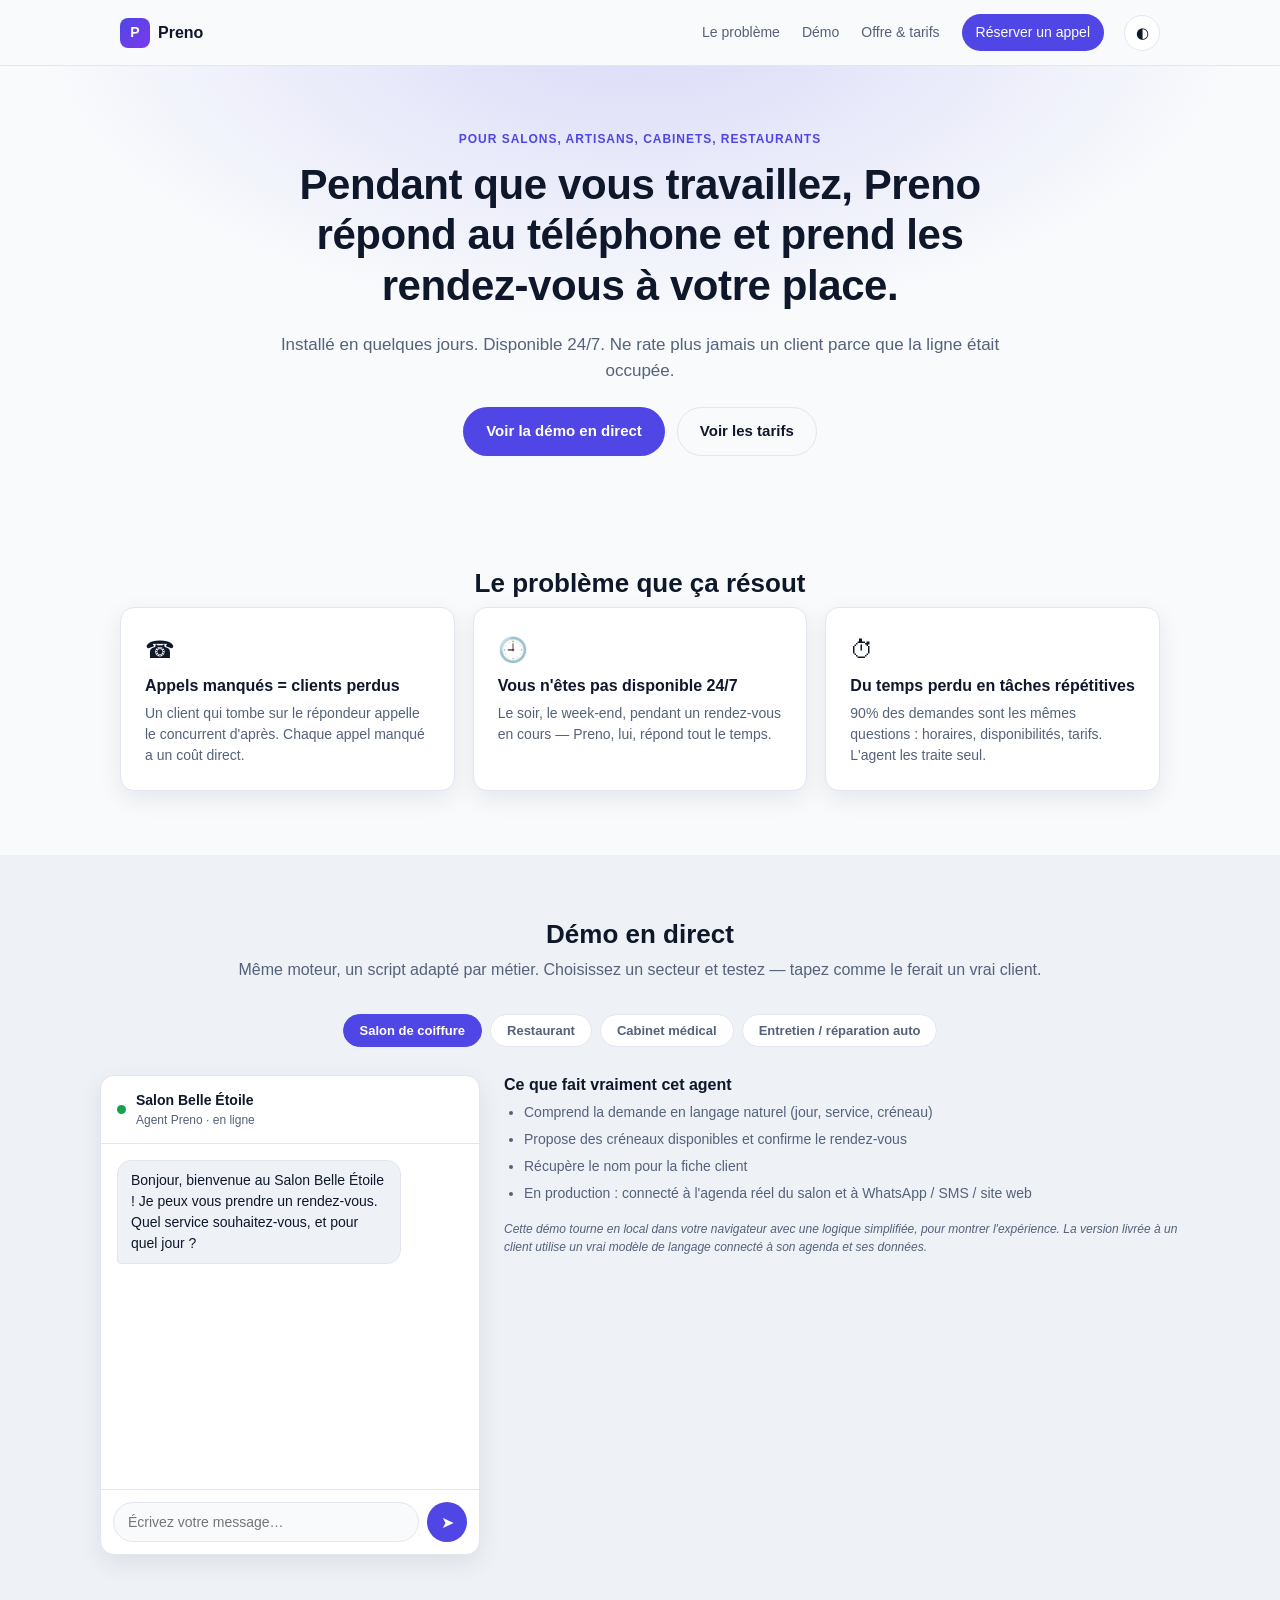
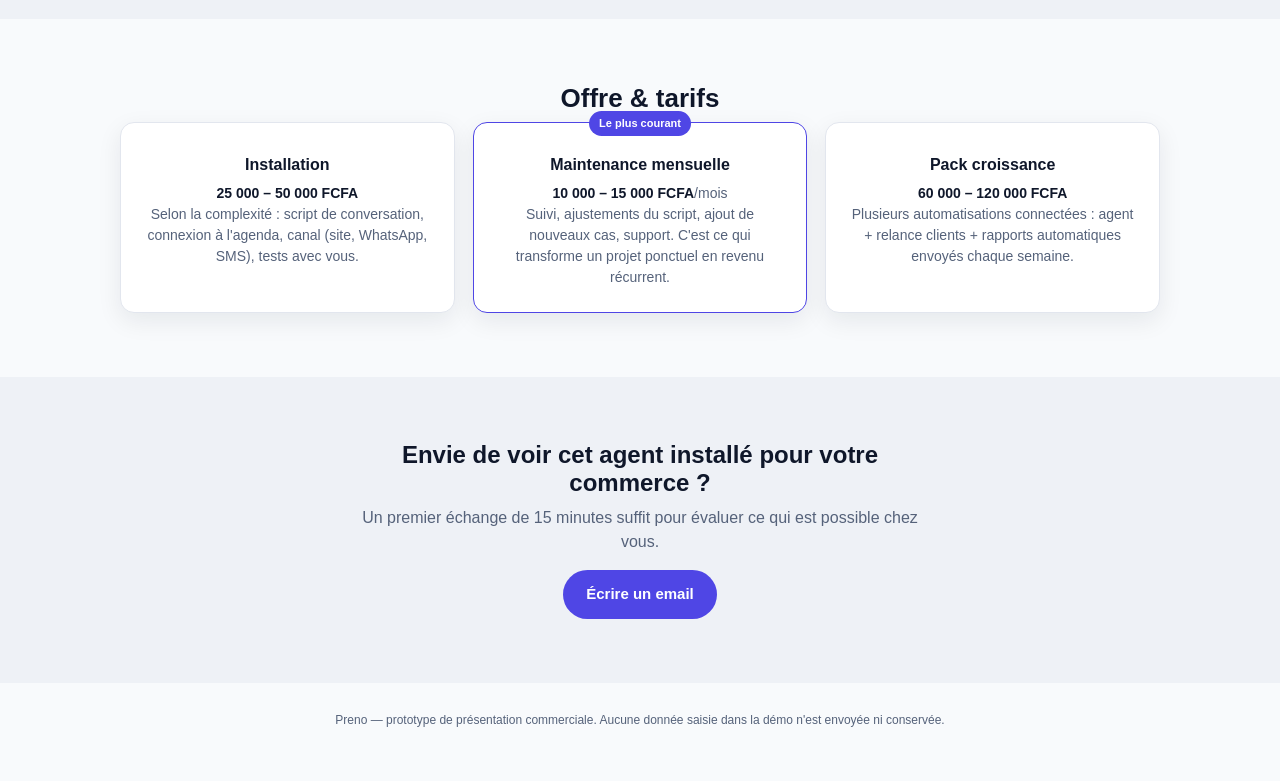
<file: index.html>
<!DOCTYPE html>
<html lang="fr">
<head>
<meta charset="UTF-8">
<meta name="viewport" content="width=device-width, initial-scale=1, viewport-fit=cover">
<title>Preno — L'agent IA qui prend vos rendez-vous à votre place</title>
<meta name="description" content="Preno installe un agent IA qui répond à vos clients 24/7, prend les rendez-vous et qualifie les demandes à votre place. Installation en quelques jours.">
<meta name="theme-color" content="#0f172a">
<link rel="icon" href="data:,">
<link rel="stylesheet" href="css/styles.css">
</head>
<body>

<header class="topbar">
  <div class="topbar-inner">
    <a href="#" class="brand">
      <span class="brand-mark">P</span>
      <span class="brand-name">Preno</span>
    </a>
    <nav class="topnav" aria-label="Navigation principale">
      <a href="#probleme">Le problème</a>
      <a href="#demo">Démo</a>
      <a href="#offre">Offre &amp; tarifs</a>
      <a href="#contact" class="nav-cta">Réserver un appel</a>
    </nav>
    <button class="icon-btn theme-toggle" id="themeToggle" aria-label="Changer de thème">◐</button>
  </div>
</header>

<main>

  <section class="hero">
    <div class="hero-inner">
      <p class="eyebrow">Pour salons, artisans, cabinets, restaurants</p>
      <h1>Pendant que vous travaillez, Preno répond au téléphone et prend les rendez-vous à votre place.</h1>
      <p class="lede">Installé en quelques jours. Disponible 24/7. Ne rate plus jamais un client parce que la ligne était occupée.</p>
      <div class="hero-actions">
        <a href="#demo" class="btn btn-primary">Voir la démo en direct</a>
        <a href="#offre" class="btn btn-ghost">Voir les tarifs</a>
      </div>
    </div>
  </section>

  <section class="section" id="probleme">
    <h2>Le problème que ça résout</h2>
    <div class="grid-3">
      <div class="card">
        <span class="card-icon">☎</span>
        <h3>Appels manqués = clients perdus</h3>
        <p>Un client qui tombe sur le répondeur appelle le concurrent d'après. Chaque appel manqué a un coût direct.</p>
      </div>
      <div class="card">
        <span class="card-icon">🕘</span>
        <h3>Vous n'êtes pas disponible 24/7</h3>
        <p>Le soir, le week-end, pendant un rendez-vous en cours — Preno, lui, répond tout le temps.</p>
      </div>
      <div class="card">
        <span class="card-icon">⏱</span>
        <h3>Du temps perdu en tâches répétitives</h3>
        <p>90% des demandes sont les mêmes questions : horaires, disponibilités, tarifs. L'agent les traite seul.</p>
      </div>
    </div>
  </section>

  <section class="section section-alt" id="demo">
    <h2>Démo en direct</h2>
    <p class="section-lede">Même moteur, un script adapté par métier. Choisissez un secteur et testez — tapez comme le ferait un vrai client.</p>

    <div class="niche-tabs" id="nicheTabs" role="tablist" aria-label="Choisir un secteur">
      <button class="niche-tab is-active" data-niche="salon" type="button">Salon de coiffure</button>
      <button class="niche-tab" data-niche="restaurant" type="button">Restaurant</button>
      <button class="niche-tab" data-niche="cabinet" type="button">Cabinet médical</button>
      <button class="niche-tab" data-niche="auto" type="button">Entretien / réparation auto</button>
    </div>

    <div class="demo-wrap">
      <div class="chat-window" id="chatWindow">
        <div class="chat-header">
          <span class="chat-dot"></span>
          <div>
            <strong id="chatBizName">Salon Belle Étoile</strong>
            <span class="chat-sub">Agent Preno · en ligne</span>
          </div>
        </div>
        <div class="chat-body" id="chatBody"></div>
        <form class="chat-input" id="chatForm">
          <input type="text" id="chatInput" placeholder="Écrivez votre message…" autocomplete="off">
          <button type="submit" aria-label="Envoyer">➤</button>
        </form>
      </div>
      <div class="demo-notes">
        <h3>Ce que fait vraiment cet agent</h3>
        <ul id="demoNotesList">
          <li>Comprend la demande en langage naturel (jour, service, créneau)</li>
          <li>Propose des créneaux disponibles et confirme le rendez-vous</li>
          <li>Récupère nom et téléphone pour la fiche client</li>
          <li>En production : connecté à votre agenda réel (Google Calendar, Calendly, logiciel métier) et à WhatsApp / SMS / site web</li>
        </ul>
        <p class="demo-disclaimer">Cette démo tourne en local dans votre navigateur avec une logique simplifiée, pour montrer l'expérience. La version livrée à un client utilise un vrai modèle de langage connecté à son agenda et ses données.</p>
      </div>
    </div>
  </section>

  <section class="section" id="offre">
    <h2>Offre &amp; tarifs</h2>
    <div class="grid-3">
      <div class="card price-card">
        <h3>Installation</h3>
        <p class="price">25 000 – 50 000 FCFA</p>
        <p>Selon la complexité : script de conversation, connexion à l'agenda, canal (site, WhatsApp, SMS), tests avec vous.</p>
      </div>
      <div class="card price-card featured">
        <span class="badge">Le plus courant</span>
        <h3>Maintenance mensuelle</h3>
        <p class="price">10 000 – 15 000 FCFA<span>/mois</span></p>
        <p>Suivi, ajustements du script, ajout de nouveaux cas, support. C'est ce qui transforme un projet ponctuel en revenu récurrent.</p>
      </div>
      <div class="card price-card">
        <h3>Pack croissance</h3>
        <p class="price">60 000 – 120 000 FCFA</p>
        <p>Plusieurs automatisations connectées : agent + relance clients + rapports automatiques envoyés chaque semaine.</p>
      </div>
    </div>
  </section>

  <section class="section section-alt" id="contact">
    <div class="cta-block">
      <h2>Envie de voir cet agent installé pour votre commerce ?</h2>
      <p>Un premier échange de 15 minutes suffit pour évaluer ce qui est possible chez vous.</p>
      <a href="mailto:assale_assale@yahoo.fr?subject=Preno%20pour%20mon%20commerce" class="btn btn-primary">Écrire un email</a>
    </div>
  </section>

</main>

<footer class="footer">
  <p>Preno — prototype de présentation commerciale. Aucune donnée saisie dans la démo n'est envoyée ni conservée.</p>
</footer>

<script src="js/app.js"></script>
</body>
</html>
</file>
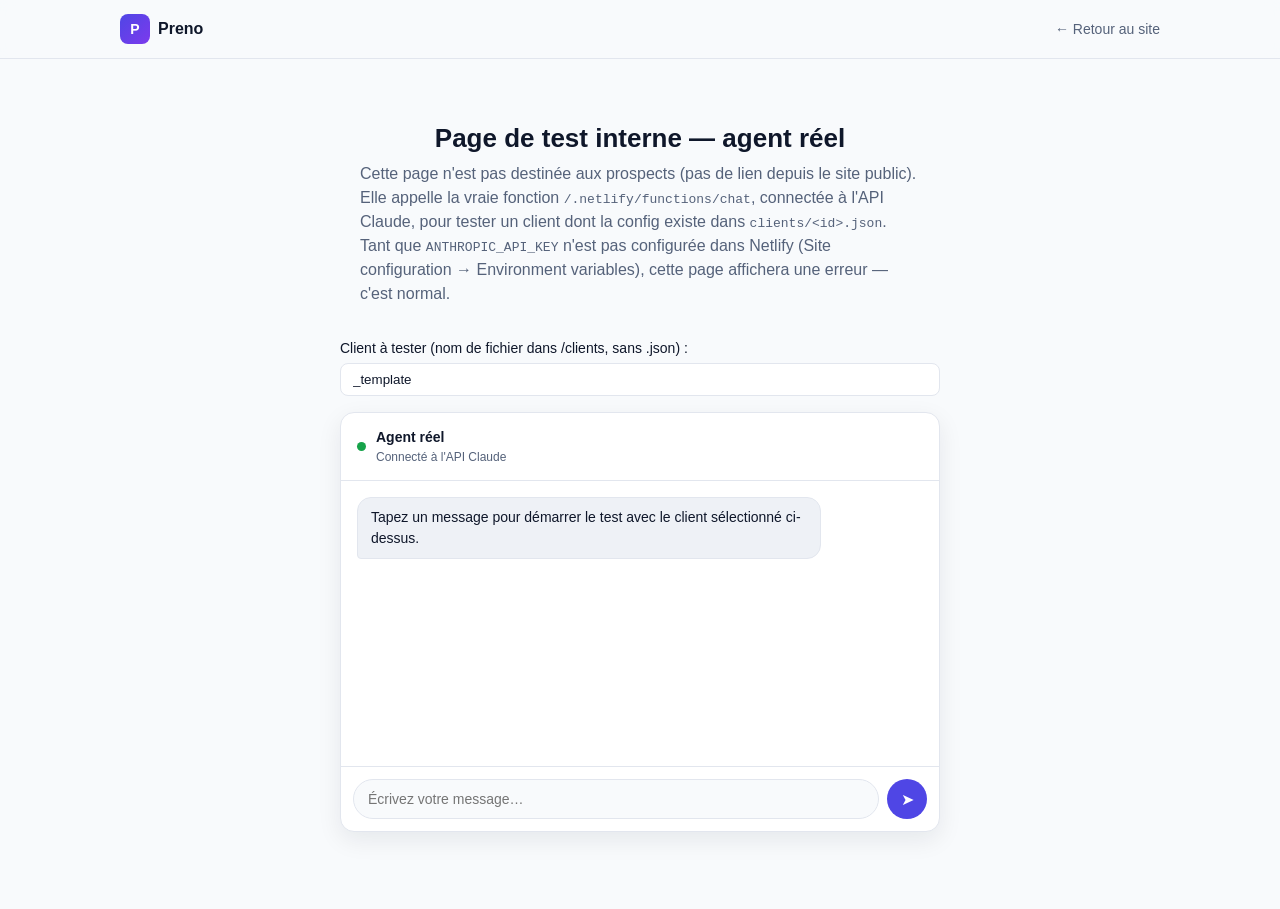
<file: agent-test.html>
<!DOCTYPE html>
<html lang="fr">
<head>
<meta charset="UTF-8">
<meta name="viewport" content="width=device-width, initial-scale=1, viewport-fit=cover">
<title>Preno — Test agent réel (interne)</title>
<meta name="robots" content="noindex, nofollow">
<link rel="icon" href="data:,">
<link rel="stylesheet" href="css/styles.css">
</head>
<body>

<header class="topbar">
  <div class="topbar-inner">
    <a href="index.html" class="brand">
      <span class="brand-mark">P</span>
      <span class="brand-name">Preno</span>
    </a>
    <nav class="topnav" aria-label="Navigation principale">
      <a href="index.html">← Retour au site</a>
    </nav>
  </div>
</header>

<main>
  <section class="section" style="max-width:640px;">
    <h2>Page de test interne — agent réel</h2>
    <p class="section-lede" style="text-align:left;">
      Cette page n'est pas destinée aux prospects (pas de lien depuis le site public). Elle appelle la
      vraie fonction <code>/.netlify/functions/chat</code>, connectée à l'API Claude, pour tester un client
      dont la config existe dans <code>clients/&lt;id&gt;.json</code>. Tant que <code>ANTHROPIC_API_KEY</code>
      n'est pas configurée dans Netlify (Site configuration → Environment variables), cette page affichera
      une erreur — c'est normal.
    </p>

    <div style="margin-bottom:16px;">
      <label for="clientIdInput" style="display:block; font-size:14px; margin-bottom:4px;">Client à tester (nom de fichier dans /clients, sans .json) :</label>
      <input type="text" id="clientIdInput" value="_template" style="width:100%; padding:8px 12px; border:1px solid var(--border); border-radius:8px; background:var(--surface); color:var(--text);">
    </div>

    <div class="chat-window" id="chatWindow" style="height:420px;">
      <div class="chat-header">
        <span class="chat-dot"></span>
        <div>
          <strong id="chatBizName">Agent réel</strong>
          <span class="chat-sub">Connecté à l'API Claude</span>
        </div>
      </div>
      <div class="chat-body" id="chatBody"></div>
      <form class="chat-input" id="chatForm">
        <input type="text" id="chatInput" placeholder="Écrivez votre message…" autocomplete="off">
        <button type="submit" aria-label="Envoyer">➤</button>
      </form>
    </div>
    <p id="statusLine" style="font-size:13px; margin-top:8px;"></p>
  </section>
</main>

<script src="js/agent-test.js"></script>
</body>
</html>
</file>
<file: css/styles.css>
:root {
  --bg: #f8fafc;
  --bg-alt: #eef1f6;
  --surface: #ffffff;
  --text: #0f172a;
  --text-muted: #55627a;
  --border: #e2e6ee;
  --accent: #4f46e5;
  --accent-2: #7c3aed;
  --accent-contrast: #ffffff;
  --success: #16a34a;
  --radius: 14px;
  --shadow: 0 8px 24px rgba(15, 23, 42, 0.08);
  color-scheme: light;
}

:root[data-theme="dark"] {
  --bg: #0b1020;
  --bg-alt: #10162a;
  --surface: #131a30;
  --text: #f1f5f9;
  --text-muted: #97a2bd;
  --border: #232c47;
  --accent: #818cf8;
  --accent-2: #a78bfa;
  --accent-contrast: #0b1020;
  --shadow: 0 8px 28px rgba(0, 0, 0, 0.35);
  color-scheme: dark;
}

@media (prefers-color-scheme: dark) {
  :root:not([data-theme="light"]) {
    --bg: #0b1020;
    --bg-alt: #10162a;
    --surface: #131a30;
    --text: #f1f5f9;
    --text-muted: #97a2bd;
    --border: #232c47;
    --accent: #818cf8;
    --accent-2: #a78bfa;
    --accent-contrast: #0b1020;
    --shadow: 0 8px 28px rgba(0, 0, 0, 0.35);
    color-scheme: dark;
  }
}

* { box-sizing: border-box; }

body {
  margin: 0;
  font-family: -apple-system, "Segoe UI", Roboto, Helvetica, Arial, sans-serif;
  background: var(--bg);
  color: var(--text);
  line-height: 1.5;
}

a { color: inherit; }

h1, h2, h3 { line-height: 1.2; margin: 0 0 0.5em; }
p { margin: 0 0 1em; color: var(--text-muted); }

.topbar {
  position: sticky;
  top: 0;
  z-index: 20;
  background: color-mix(in srgb, var(--bg) 88%, transparent);
  backdrop-filter: blur(8px);
  border-bottom: 1px solid var(--border);
}

.topbar-inner {
  max-width: 1080px;
  margin: 0 auto;
  padding: 14px 20px;
  display: flex;
  align-items: center;
  gap: 20px;
}

.brand {
  display: flex;
  align-items: center;
  gap: 8px;
  font-weight: 700;
  text-decoration: none;
  color: var(--text);
  margin-right: auto;
}

.brand-mark {
  display: inline-grid;
  place-items: center;
  width: 30px;
  height: 30px;
  border-radius: 8px;
  background: linear-gradient(135deg, var(--accent), var(--accent-2));
  color: #fff;
  font-size: 14px;
}

.topnav {
  display: none;
  align-items: center;
  gap: 22px;
  font-size: 14px;
}

.topnav a { text-decoration: none; color: var(--text-muted); }
.topnav a:hover { color: var(--text); }
.nav-cta {
  background: var(--accent);
  color: #fff !important;
  padding: 8px 14px;
  border-radius: 999px;
}

@media (min-width: 760px) {
  .topnav { display: flex; }
}

.icon-btn {
  border: 1px solid var(--border);
  background: var(--surface);
  color: var(--text);
  width: 36px;
  height: 36px;
  border-radius: 999px;
  cursor: pointer;
  font-size: 15px;
}

.hero {
  padding: 64px 20px 48px;
  text-align: center;
  background:
    radial-gradient(600px 300px at 50% -10%, color-mix(in srgb, var(--accent) 18%, transparent), transparent);
}

.hero-inner { max-width: 720px; margin: 0 auto; }

.eyebrow {
  text-transform: uppercase;
  letter-spacing: 0.08em;
  font-size: 12px;
  font-weight: 600;
  color: var(--accent);
  margin-bottom: 12px;
}

.hero h1 {
  font-size: clamp(28px, 4vw, 42px);
  letter-spacing: -0.01em;
}

.lede { font-size: 17px; }

.hero-actions {
  display: flex;
  gap: 12px;
  justify-content: center;
  flex-wrap: wrap;
  margin-top: 24px;
}

.btn {
  display: inline-flex;
  align-items: center;
  gap: 6px;
  padding: 12px 22px;
  border-radius: 999px;
  text-decoration: none;
  font-weight: 600;
  font-size: 15px;
  border: 1px solid transparent;
}

.btn-primary { background: var(--accent); color: #fff; }
.btn-primary:hover { background: var(--accent-2); }
.btn-ghost { border-color: var(--border); color: var(--text); }
.btn-ghost:hover { background: var(--surface); }

.section {
  max-width: 1080px;
  margin: 0 auto;
  padding: 64px 20px;
}

.section-alt { background: var(--bg-alt); max-width: none; }
.section-alt > * { max-width: 1080px; margin-left: auto; margin-right: auto; }
.section-alt .section-lede { max-width: 1080px; }

.section h2 {
  font-size: 26px;
  text-align: center;
  margin-bottom: 8px;
}

.section-lede {
  text-align: center;
  max-width: 560px;
  margin: 0 auto 32px;
}

.grid-3 {
  display: grid;
  gap: 18px;
  grid-template-columns: 1fr;
}

@media (min-width: 760px) {
  .grid-3 { grid-template-columns: repeat(3, 1fr); }
}

.card {
  background: var(--surface);
  border: 1px solid var(--border);
  border-radius: var(--radius);
  padding: 24px;
  box-shadow: var(--shadow);
}

.card-icon { font-size: 24px; }
.card h3 { font-size: 16px; margin-top: 8px; }
.card p { margin-bottom: 0; font-size: 14px; }

.price-card { text-align: center; position: relative; }
.price-card.featured { border-color: var(--accent); }
.badge {
  position: absolute;
  top: -12px;
  left: 50%;
  transform: translateX(-50%);
  background: var(--accent);
  color: #fff;
  font-size: 11px;
  font-weight: 700;
  padding: 4px 10px;
  border-radius: 999px;
  white-space: nowrap;
}
.price {
  font-size: 26px;
  font-weight: 800;
  color: var(--text);
  margin: 8px 0;
}
.price span { font-size: 14px; font-weight: 500; color: var(--text-muted); }

/* Niche selector */
.niche-tabs {
  display: flex;
  gap: 8px;
  flex-wrap: wrap;
  justify-content: center;
  margin-bottom: 28px;
}

.niche-tab {
  border: 1px solid var(--border);
  background: var(--surface);
  color: var(--text-muted);
  padding: 8px 16px;
  border-radius: 999px;
  font-size: 13px;
  font-weight: 600;
  cursor: pointer;
}

.niche-tab:hover { color: var(--text); }

.niche-tab.is-active {
  background: var(--accent);
  border-color: var(--accent);
  color: #fff;
}

/* Demo chat */
.demo-wrap {
  display: grid;
  gap: 24px;
  grid-template-columns: 1fr;
  align-items: start;
}

@media (min-width: 860px) {
  .demo-wrap { grid-template-columns: 380px 1fr; }
}

.chat-window {
  background: var(--surface);
  border: 1px solid var(--border);
  border-radius: var(--radius);
  box-shadow: var(--shadow);
  display: flex;
  flex-direction: column;
  height: 480px;
  overflow: hidden;
}

.chat-header {
  display: flex;
  align-items: center;
  gap: 10px;
  padding: 14px 16px;
  border-bottom: 1px solid var(--border);
  font-size: 14px;
}

.chat-dot {
  width: 9px;
  height: 9px;
  border-radius: 50%;
  background: var(--success);
  flex-shrink: 0;
}

.chat-sub { display: block; font-size: 12px; color: var(--text-muted); }

.chat-body {
  flex: 1;
  overflow-y: auto;
  padding: 16px;
  display: flex;
  flex-direction: column;
  gap: 10px;
}

.msg {
  max-width: 82%;
  padding: 9px 13px;
  border-radius: 14px;
  font-size: 14px;
  white-space: pre-wrap;
}

.msg-bot {
  align-self: flex-start;
  background: var(--bg-alt);
  border: 1px solid var(--border);
  border-bottom-left-radius: 4px;
}

.msg-user {
  align-self: flex-end;
  background: var(--accent);
  color: #fff;
  border-bottom-right-radius: 4px;
}

.msg-typing {
  align-self: flex-start;
  background: var(--bg-alt);
  border: 1px solid var(--border);
  border-bottom-left-radius: 4px;
  padding: 11px 15px;
  display: flex;
  gap: 4px;
}

.msg-typing span {
  width: 6px;
  height: 6px;
  border-radius: 50%;
  background: var(--text-muted);
  animation: blink 1.2s infinite ease-in-out;
}
.msg-typing span:nth-child(2) { animation-delay: 0.15s; }
.msg-typing span:nth-child(3) { animation-delay: 0.3s; }

@keyframes blink {
  0%, 80%, 100% { opacity: 0.25; }
  40% { opacity: 1; }
}

.chat-input {
  display: flex;
  gap: 8px;
  padding: 12px;
  border-top: 1px solid var(--border);
}

.chat-input input {
  flex: 1;
  border: 1px solid var(--border);
  background: var(--bg);
  color: var(--text);
  border-radius: 999px;
  padding: 10px 14px;
  font-size: 14px;
}

.chat-input button {
  width: 40px;
  height: 40px;
  border-radius: 50%;
  border: none;
  background: var(--accent);
  color: #fff;
  font-size: 16px;
  cursor: pointer;
  flex-shrink: 0;
}

.demo-notes h3 { font-size: 16px; }
.demo-notes ul { padding-left: 20px; margin: 0 0 16px; }
.demo-notes li { color: var(--text-muted); font-size: 14px; margin-bottom: 6px; }
.demo-disclaimer { font-size: 12px; font-style: italic; }

.cta-block { text-align: center; max-width: 560px; margin: 0 auto; }
.cta-block h2 { font-size: 24px; }

.footer {
  text-align: center;
  padding: 28px 20px 40px;
  font-size: 12px;
  color: var(--text-muted);
}
</file>
